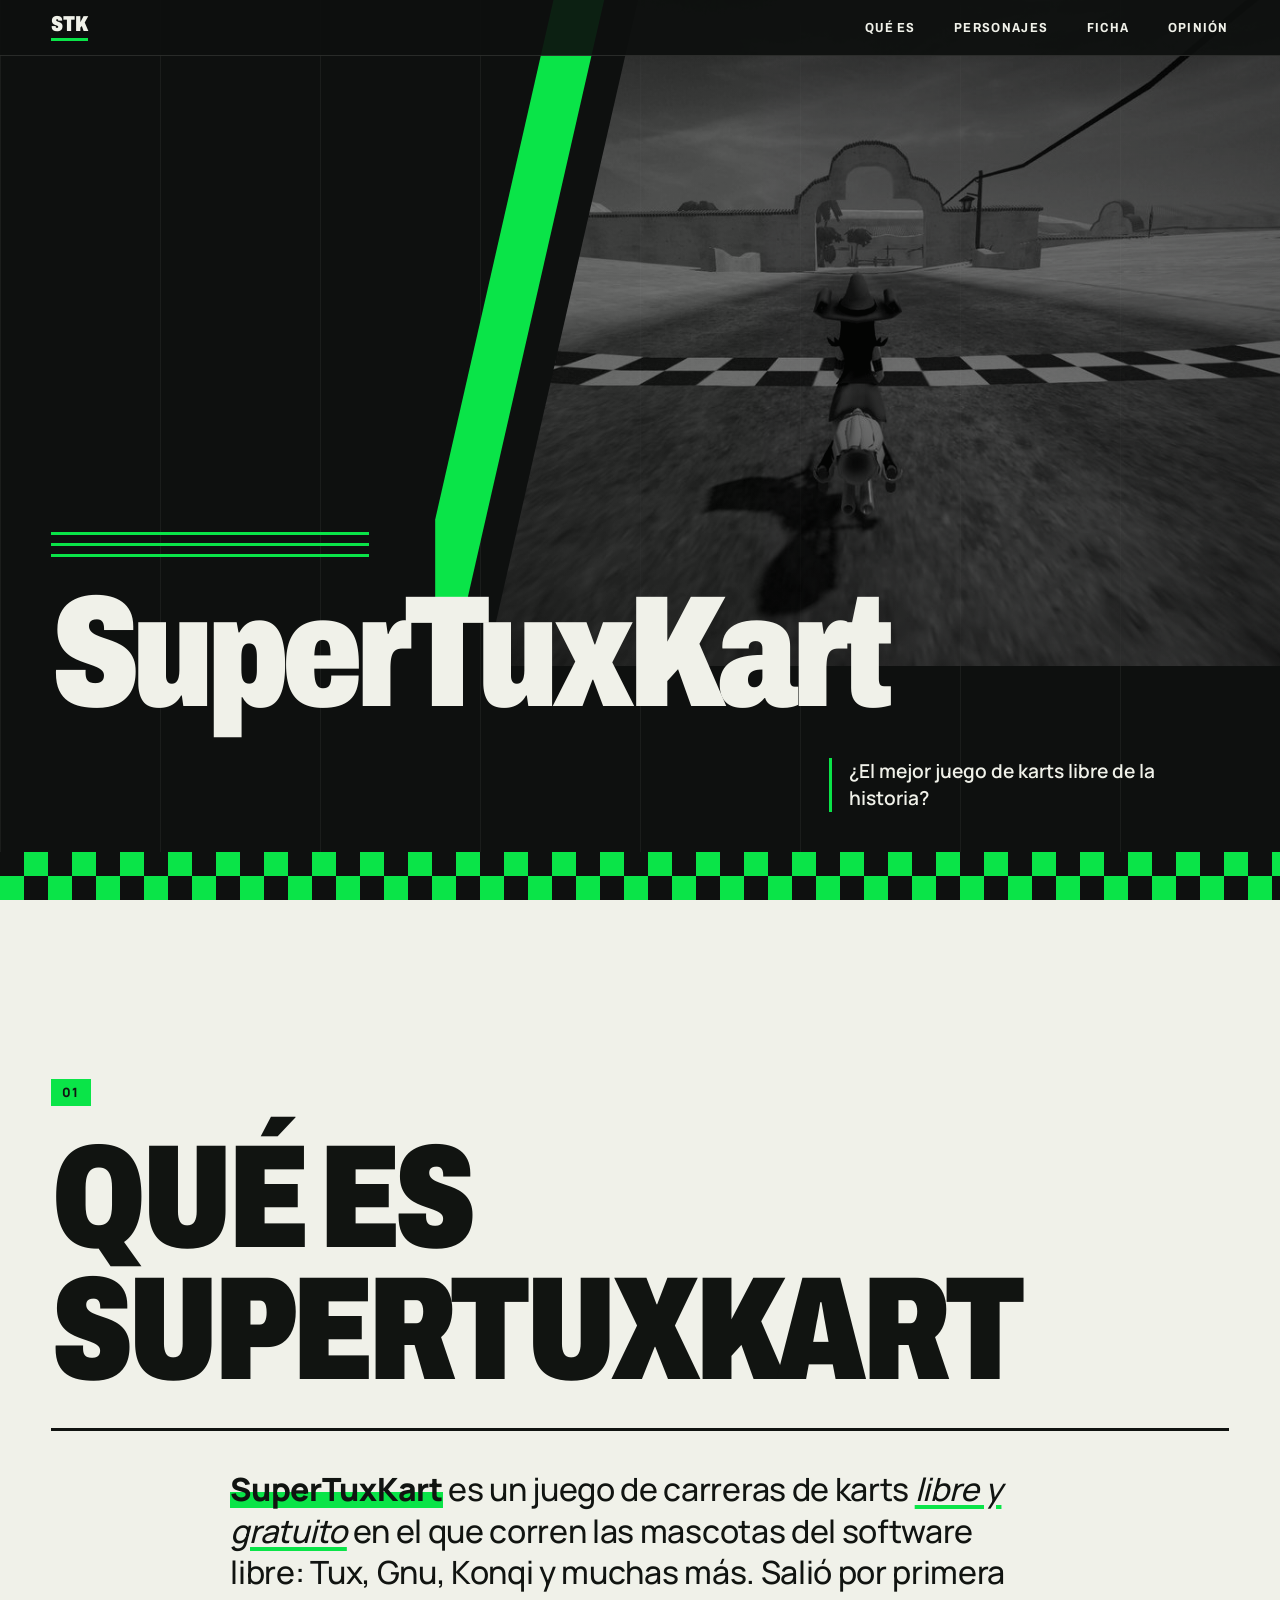
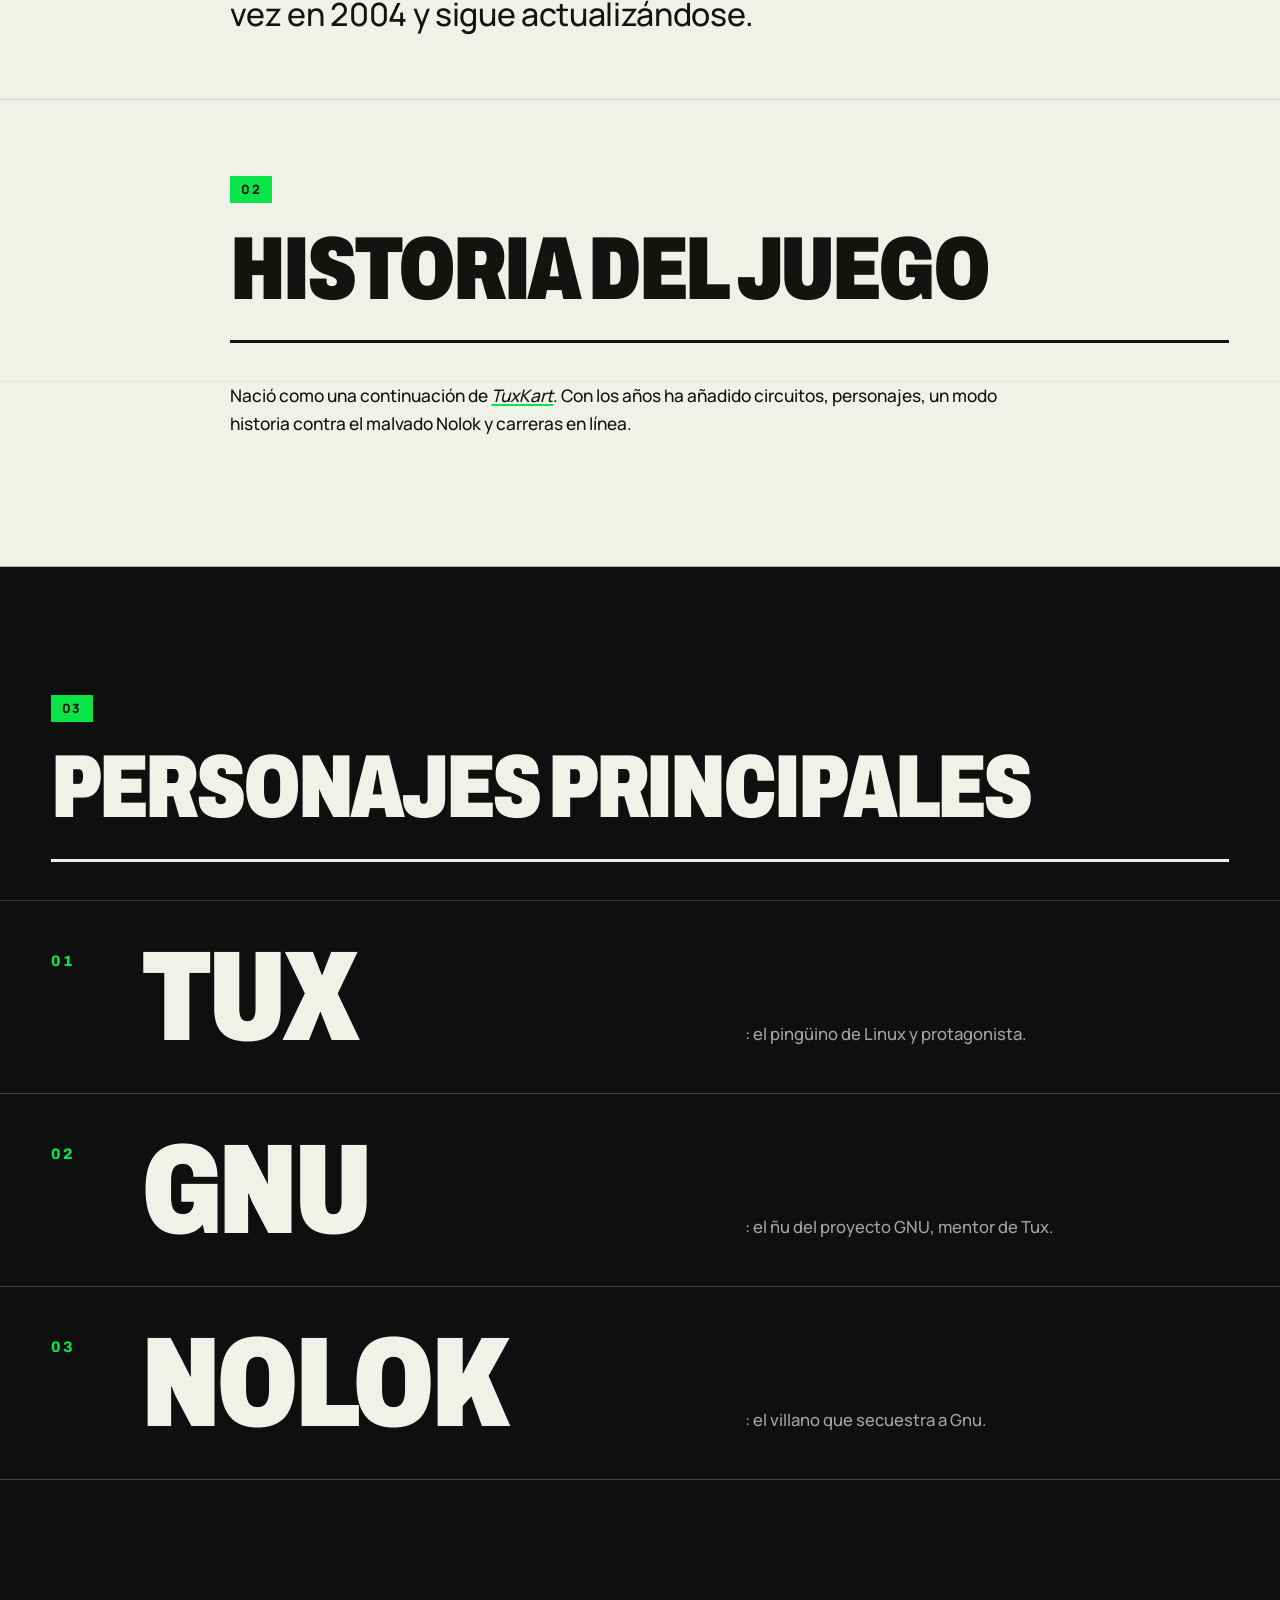
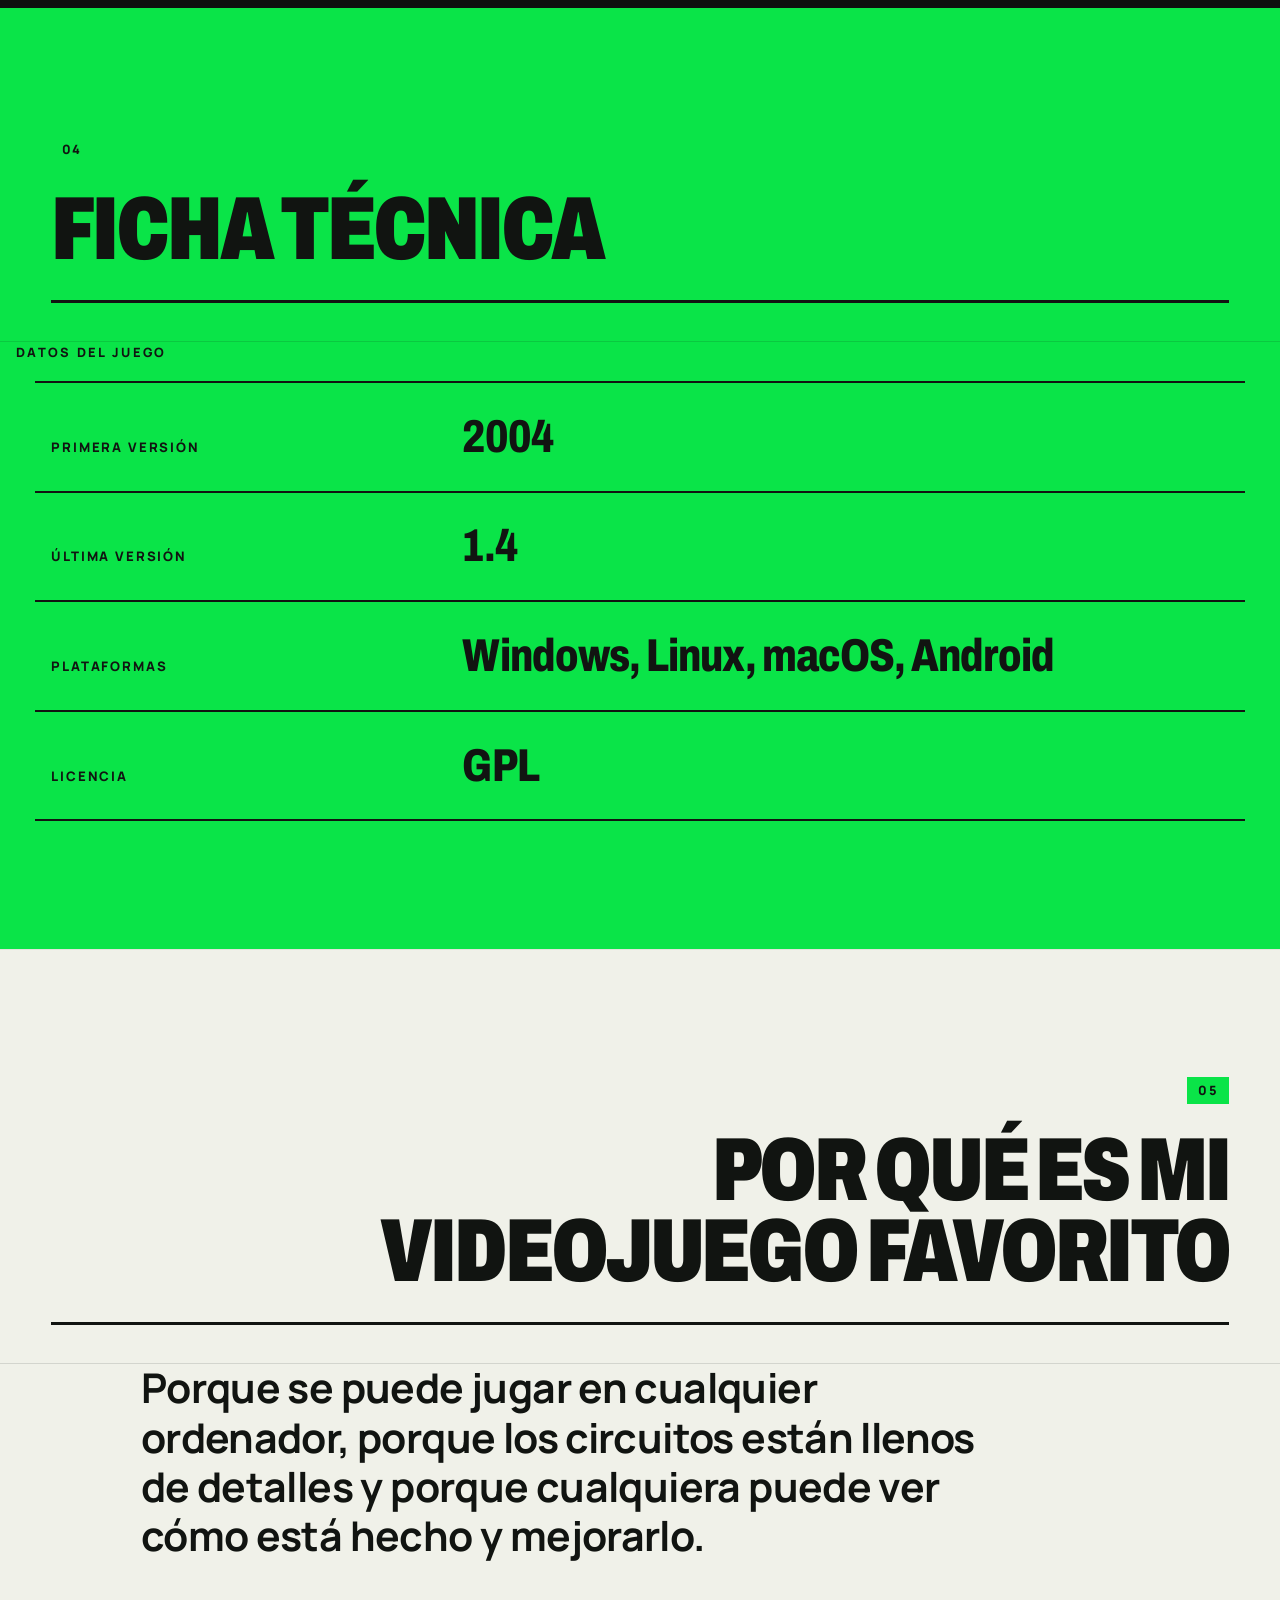
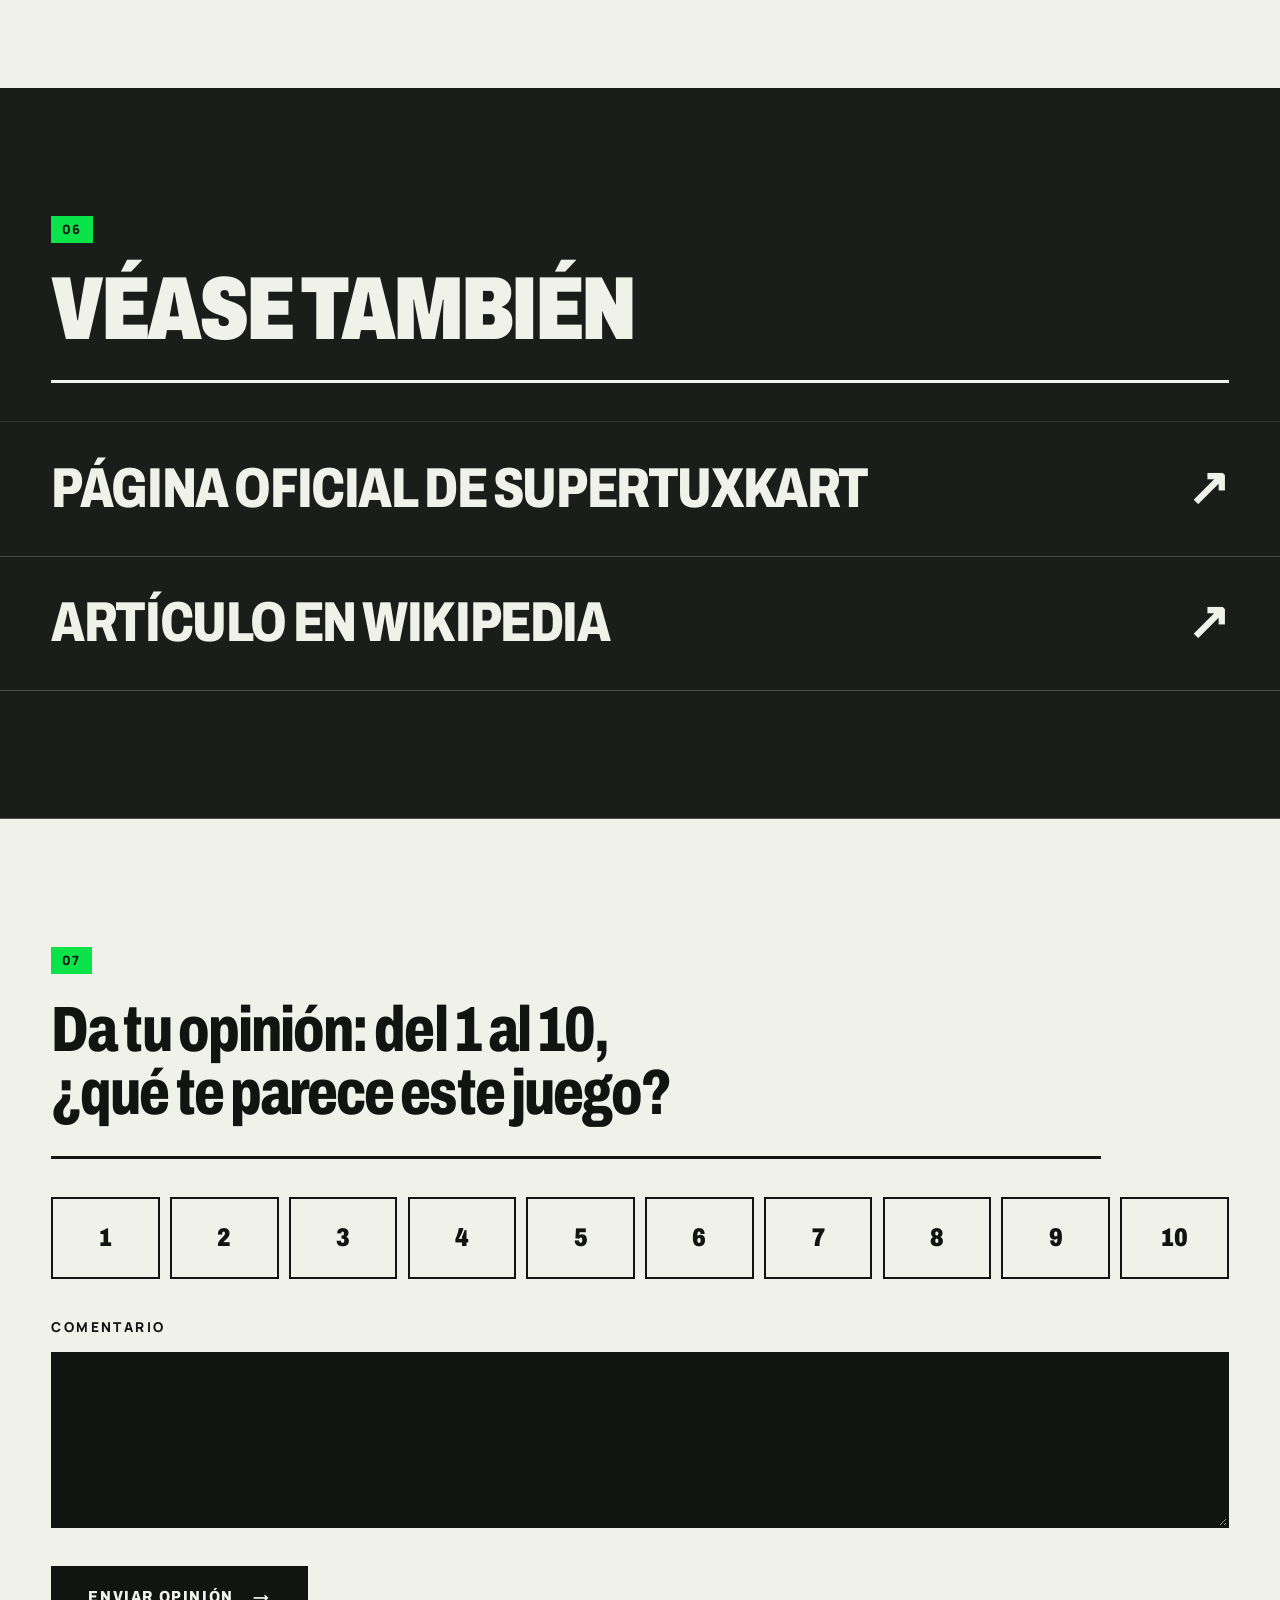
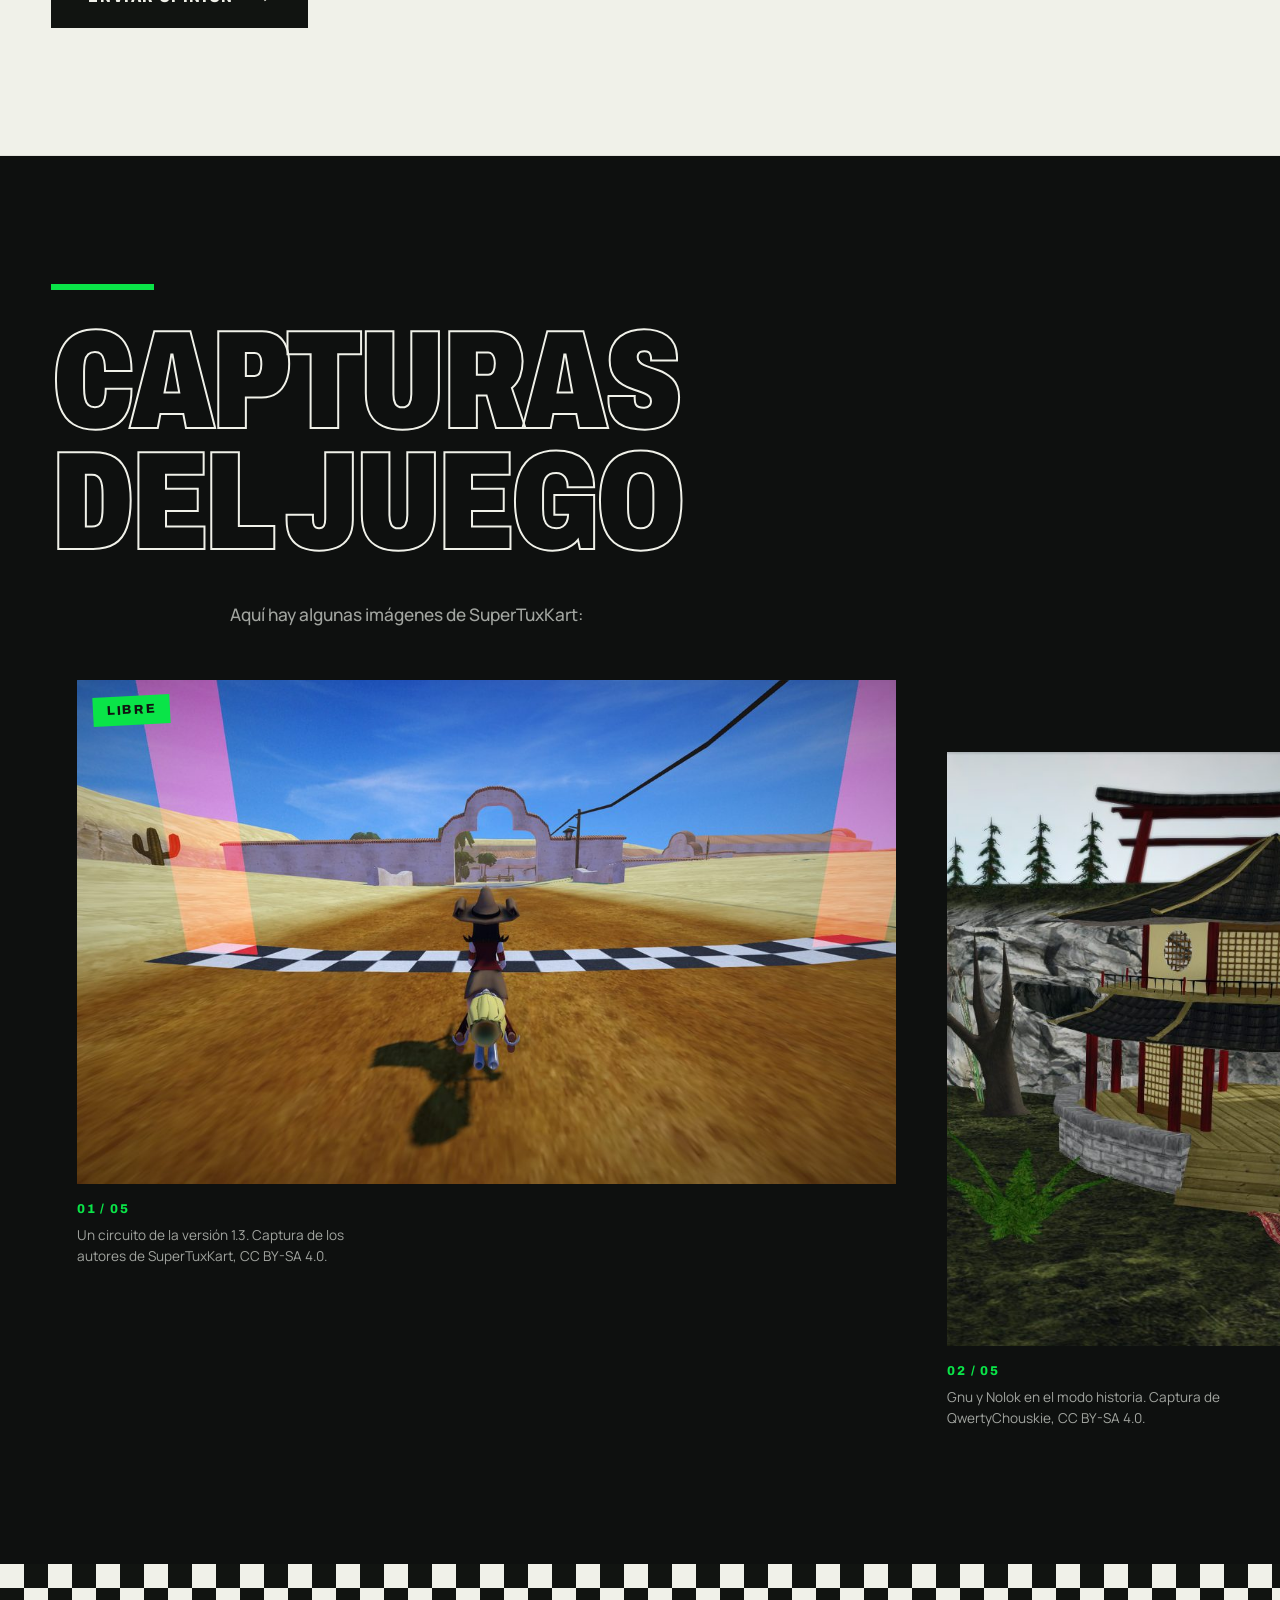
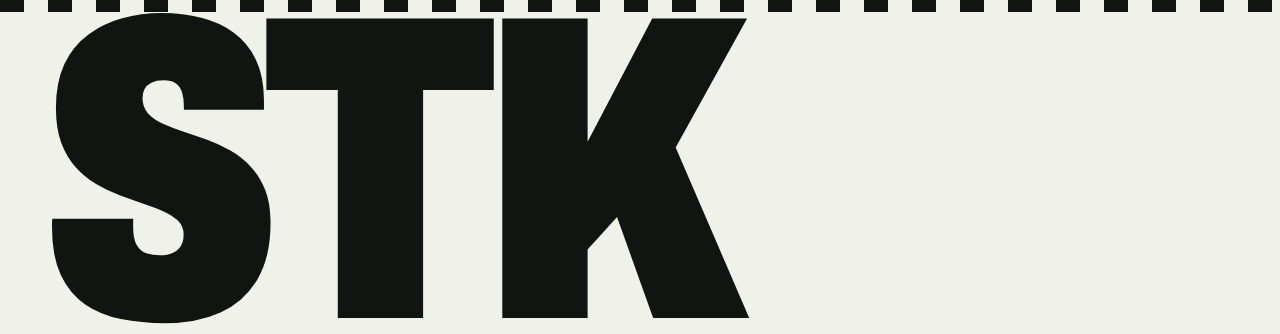
<file: ut2/parte 2/index.html>
<!DOCTYPE html>
<html lang="es">
<head>
  <meta charset="utf-8">
  <meta name="viewport" content="width=device-width, initial-scale=1">
  <meta name="description" content="Página de ejemplo sobre SuperTuxKart, mi videojuego favorito">
  <meta name="author" content="Raúl Ibáñez">
  <title>SuperTuxKart, mi videojuego favorito</title>
  <link rel="stylesheet" href="style.css">
</head>
<body>
  <header>
    <h1>SuperTuxKart</h1>
    <p>¿El mejor juego de karts libre de la historia?</p>
  </header>

  <nav>
    <ul>
      <li><a href="#que-es">Qué es</a></li>
      <li><a href="#personajes">Personajes</a></li>
      <li><a href="#ficha">Ficha</a></li>
      <li><a href="#opinion">Opinión</a></li>
    </ul>
  </nav>

  <main>
    <h2 id="que-es">Qué es SuperTuxKart</h2>
    <p><strong>SuperTuxKart</strong> es un juego de carreras de karts <em>libre y gratuito</em> en el que corren las mascotas del software libre: Tux, Gnu, Konqi y muchas más. Salió por primera vez en 2004 y sigue actualizándose.</p>

    <h3>Historia del juego</h3>
    <p>Nació como una continuación de <em>TuxKart</em>. Con los años ha añadido circuitos, personajes, un modo historia contra el malvado Nolok y carreras en línea.</p>

    <h3 id="personajes">Personajes principales</h3>
    <ul>
      <li><strong>Tux</strong>: el pingüino de Linux y protagonista.</li>
      <li><strong>Gnu</strong>: el ñu del proyecto GNU, mentor de Tux.</li>
      <li><strong>Nolok</strong>: el villano que secuestra a Gnu.</li>
    </ul>

    <h3 id="ficha">Ficha técnica</h3>
    <table>
      <caption>Datos del juego</caption>
      <tr><th>Primera versión</th><td>2004</td></tr>
      <tr><th>Última versión</th><td>1.4</td></tr>
      <tr><th>Plataformas</th><td>Windows, Linux, macOS, Android</td></tr>
      <tr><th>Licencia</th><td>GPL</td></tr>
    </table>

    <h3>Por qué es mi videojuego favorito</h3>
    <p>Porque se puede jugar en cualquier ordenador, porque los circuitos están llenos de detalles y porque cualquiera puede ver cómo está hecho y mejorarlo.</p>

    <h3>Véase también</h3>
    <ol>
      <li><a href="https://supertuxkart.net/">Página oficial de SuperTuxKart</a></li>
      <li><a href="https://es.wikipedia.org/wiki/SuperTuxKart">Artículo en Wikipedia</a></li>
    </ol>

    <h3 id="opinion">Da tu opinión: del 1 al 10, ¿qué te parece este juego?</h3>
    <form action="https://webhook.site/" method="post">
      <p class="notas">
        <label><input type="radio" name="nota" value="1"> 1</label>
        <label><input type="radio" name="nota" value="2"> 2</label>
        <label><input type="radio" name="nota" value="3"> 3</label>
        <label><input type="radio" name="nota" value="4"> 4</label>
        <label><input type="radio" name="nota" value="5"> 5</label>
        <label><input type="radio" name="nota" value="6"> 6</label>
        <label><input type="radio" name="nota" value="7"> 7</label>
        <label><input type="radio" name="nota" value="8"> 8</label>
        <label><input type="radio" name="nota" value="9"> 9</label>
        <label><input type="radio" name="nota" value="10"> 10</label>
      </p>
      <p>
        <label for="comentario">Comentario</label><br>
        <textarea id="comentario" name="comentario" rows="4" cols="40"></textarea>
      </p>
      <p><button type="submit">Enviar opinión</button></p>
    </form>
  </main>

  <aside>
    <h2>Capturas del juego</h2>
    <p>Aquí hay algunas imágenes de SuperTuxKart:</p>
    <div class="galeria">
      <figure class="destacada">
        <span class="etiqueta">Libre</span>
        <img src="img/stk1.jpg" alt="Un kart en un circuito desértico de SuperTuxKart" width="1000" height="563">
        <figcaption>Un circuito de la versión 1.3. Captura de los autores de SuperTuxKart, CC BY-SA 4.0.</figcaption>
      </figure>
      <figure>
        <img src="img/stk2.jpg" alt="Gnu y Nolok delante de un templo en el modo historia" width="1000" height="750">
        <figcaption>Gnu y Nolok en el modo historia. Captura de QwertyChouskie, CC BY-SA 4.0.</figcaption>
      </figure>
      <figure>
        <img src="img/stk3.jpg" alt="Carrera en un circuito nevado" width="1000" height="537">
        <figcaption>Circuito nevado de la versión 0.9. Captura del equipo de SuperTuxKart, CC BY 3.0.</figcaption>
      </figure>
      <figure>
        <img src="img/stk4.jpg" alt="Karts en una carrera junto a un lago" width="1000" height="537">
        <figcaption>Carrera de la versión 0.9. Captura del equipo de SuperTuxKart, CC BY 3.0.</figcaption>
      </figure>
      <figure>
        <img src="img/stk5.jpg" alt="Un kart saltando en un circuito de la versión 0.9" width="1000" height="537">
        <figcaption>Otro circuito de la versión 0.9. Captura del equipo de SuperTuxKart, CC BY 3.0.</figcaption>
      </figure>
    </div>
  </aside>

  <footer>
   
  </footer>
</body>
</html>
</file>
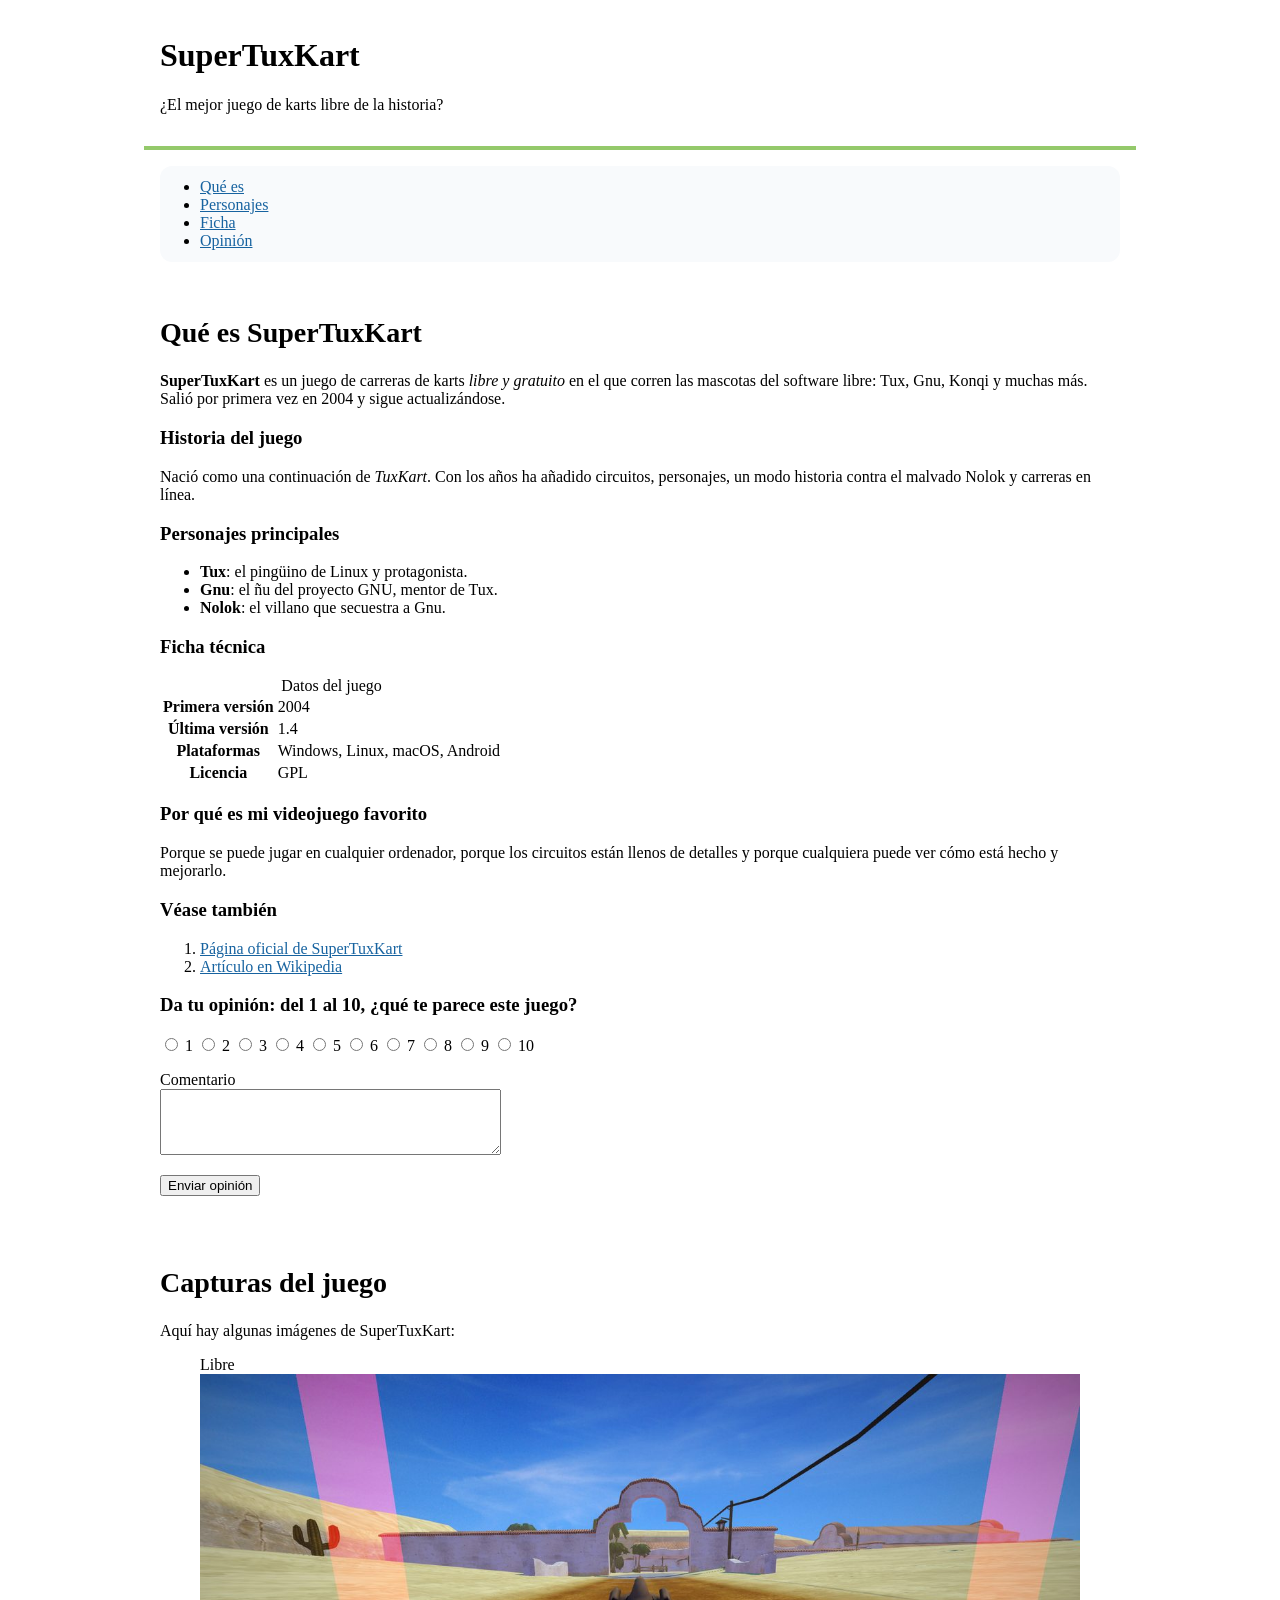
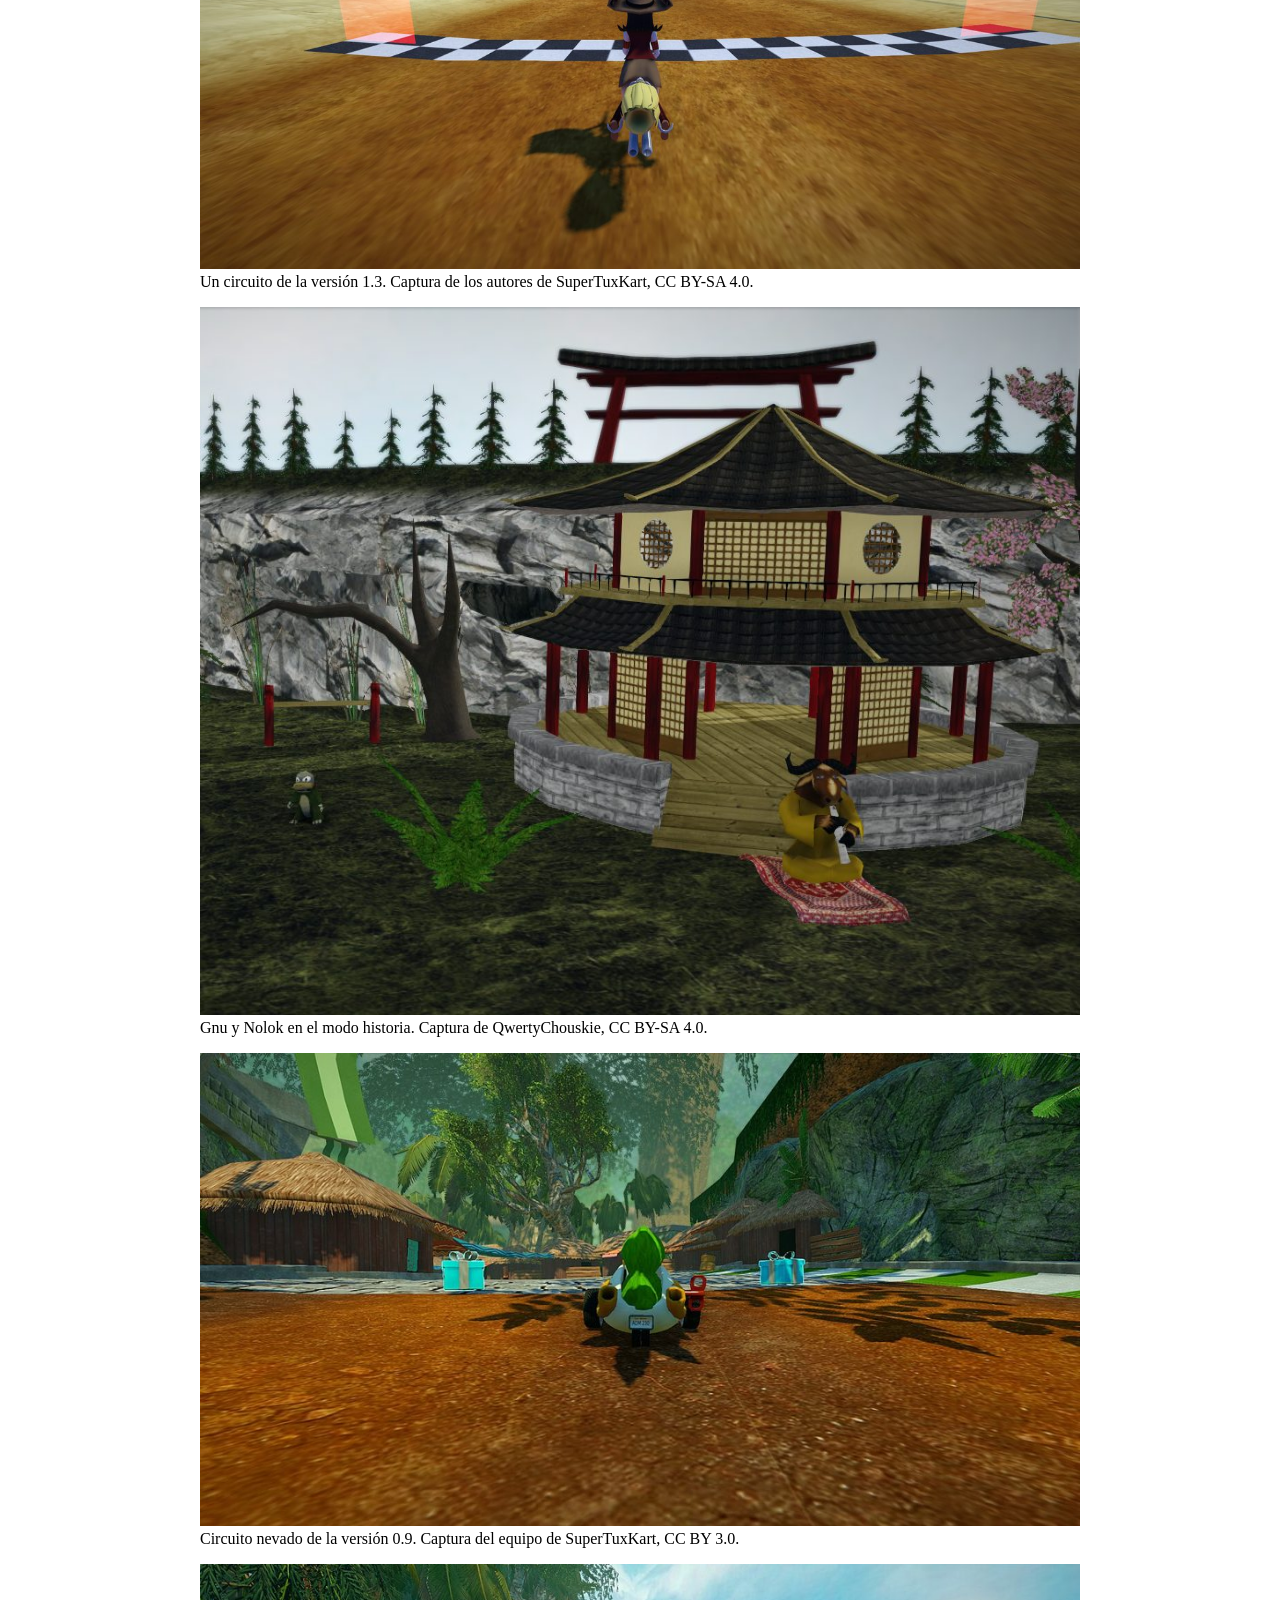
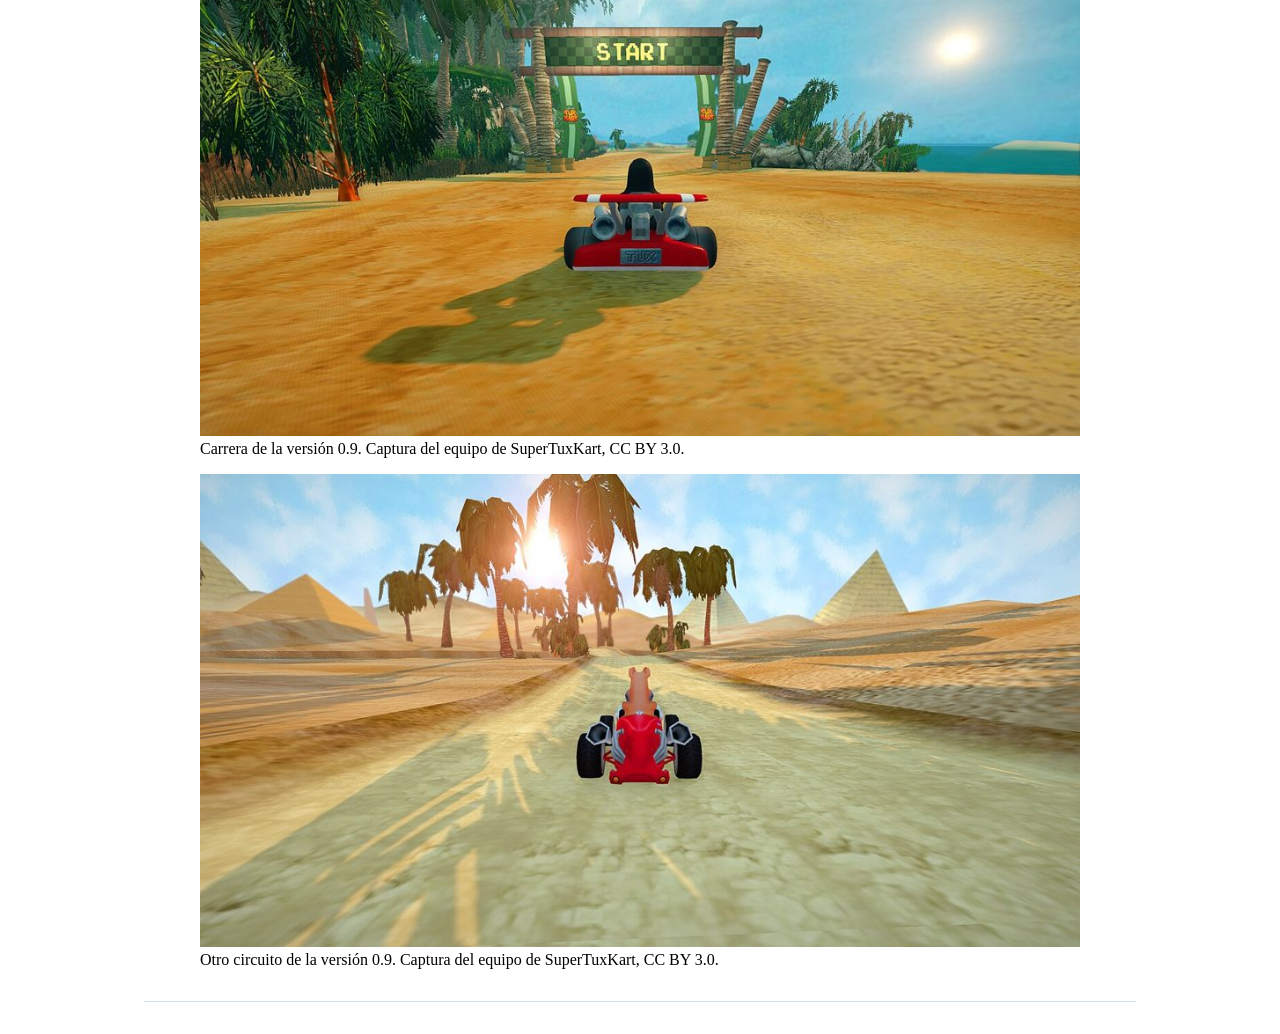
<file: ut2/parte1/index.html>
<!DOCTYPE html>
<html lang="es">
<head>
  <meta charset="utf-8">
  <meta name="viewport" content="width=device-width, initial-scale=1">
  <meta name="description" content="Página de ejemplo sobre SuperTuxKart, mi videojuego favorito">
  <meta name="author" content="Raúl Ibáñez">
  <title>SuperTuxKart, mi videojuego favorito</title>
  <link rel="stylesheet" href="style.css">
</head>
<body>
  <header>
    <h1>SuperTuxKart</h1>
    <p>¿El mejor juego de karts libre de la historia?</p>
  </header>

  <nav>
    <ul>
      <li><a href="#que-es">Qué es</a></li>
      <li><a href="#personajes">Personajes</a></li>
      <li><a href="#ficha">Ficha</a></li>
      <li><a href="#opinion">Opinión</a></li>
    </ul>
  </nav>

  <main>
    <h2 id="que-es">Qué es SuperTuxKart</h2>
    <p><strong>SuperTuxKart</strong> es un juego de carreras de karts <em>libre y gratuito</em> en el que corren las mascotas del software libre: Tux, Gnu, Konqi y muchas más. Salió por primera vez en 2004 y sigue actualizándose.</p>

    <h3>Historia del juego</h3>
    <p>Nació como una continuación de <em>TuxKart</em>. Con los años ha añadido circuitos, personajes, un modo historia contra el malvado Nolok y carreras en línea.</p>

    <h3 id="personajes">Personajes principales</h3>
    <ul>
      <li><strong>Tux</strong>: el pingüino de Linux y protagonista.</li>
      <li><strong>Gnu</strong>: el ñu del proyecto GNU, mentor de Tux.</li>
      <li><strong>Nolok</strong>: el villano que secuestra a Gnu.</li>
    </ul>

    <h3 id="ficha">Ficha técnica</h3>
    <table>
      <caption>Datos del juego</caption>
      <tr><th>Primera versión</th><td>2004</td></tr>
      <tr><th>Última versión</th><td>1.4</td></tr>
      <tr><th>Plataformas</th><td>Windows, Linux, macOS, Android</td></tr>
      <tr><th>Licencia</th><td>GPL</td></tr>
    </table>

    <h3>Por qué es mi videojuego favorito</h3>
    <p>Porque se puede jugar en cualquier ordenador, porque los circuitos están llenos de detalles y porque cualquiera puede ver cómo está hecho y mejorarlo.</p>

    <h3>Véase también</h3>
    <ol>
      <li><a href="https://supertuxkart.net/">Página oficial de SuperTuxKart</a></li>
      <li><a href="https://es.wikipedia.org/wiki/SuperTuxKart">Artículo en Wikipedia</a></li>
    </ol>

    <h3 id="opinion">Da tu opinión: del 1 al 10, ¿qué te parece este juego?</h3>
    <form action="https://webhook.site/" method="post">
      <p class="notas">
        <label><input type="radio" name="nota" value="1"> 1</label>
        <label><input type="radio" name="nota" value="2"> 2</label>
        <label><input type="radio" name="nota" value="3"> 3</label>
        <label><input type="radio" name="nota" value="4"> 4</label>
        <label><input type="radio" name="nota" value="5"> 5</label>
        <label><input type="radio" name="nota" value="6"> 6</label>
        <label><input type="radio" name="nota" value="7"> 7</label>
        <label><input type="radio" name="nota" value="8"> 8</label>
        <label><input type="radio" name="nota" value="9"> 9</label>
        <label><input type="radio" name="nota" value="10"> 10</label>
      </p>
      <p>
        <label for="comentario">Comentario</label><br>
        <textarea id="comentario" name="comentario" rows="4" cols="40"></textarea>
      </p>
      <p><button type="submit">Enviar opinión</button></p>
    </form>
  </main>

  <aside>
    <h2>Capturas del juego</h2>
    <p>Aquí hay algunas imágenes de SuperTuxKart:</p>
    <div class="galeria">
      <figure class="destacada">
        <span class="etiqueta">Libre</span>
        <img src="img/stk1.jpg" alt="Un kart en un circuito desértico de SuperTuxKart" width="1000" height="563">
        <figcaption>Un circuito de la versión 1.3. Captura de los autores de SuperTuxKart, CC BY-SA 4.0.</figcaption>
      </figure>
      <figure>
        <img src="img/stk2.jpg" alt="Gnu y Nolok delante de un templo en el modo historia" width="1000" height="750">
        <figcaption>Gnu y Nolok en el modo historia. Captura de QwertyChouskie, CC BY-SA 4.0.</figcaption>
      </figure>
      <figure>
        <img src="img/stk3.jpg" alt="Carrera en un circuito nevado" width="1000" height="537">
        <figcaption>Circuito nevado de la versión 0.9. Captura del equipo de SuperTuxKart, CC BY 3.0.</figcaption>
      </figure>
      <figure>
        <img src="img/stk4.jpg" alt="Karts en una carrera junto a un lago" width="1000" height="537">
        <figcaption>Carrera de la versión 0.9. Captura del equipo de SuperTuxKart, CC BY 3.0.</figcaption>
      </figure>
      <figure>
        <img src="img/stk5.jpg" alt="Un kart saltando en un circuito de la versión 0.9" width="1000" height="537">
        <figcaption>Otro circuito de la versión 0.9. Captura del equipo de SuperTuxKart, CC BY 3.0.</figcaption>
      </figure>
    </div>
  </aside>

  <footer>
   
  </footer>
</body>
</html>
</file>
<file: ut2/parte 2/style.css>
/* ==========================================================================
   SUPERTUXKART × MOTION — style.css
   Solo CSS. Mejora progresiva: todo el contenido es visible sin
   animation-timeline; las animaciones ligadas al scroll viven en @supports
   y dentro de prefers-reduced-motion: no-preference.
   ========================================================================== */

@import url("https://fonts.googleapis.com/css2?family=Archivo:wdth,wght@62..125,100..900&family=Manrope:wght@300..800&display=swap");

/* --------------------------------------------------------------------------
   01. TOKENS
   -------------------------------------------------------------------------- */
:root {
  --bg: #0E100F;
  --surface: #1B1D1B;
  --green: #0AE448;
  --paper: #F0F1E9;
  --muted: #A2A5A0;
  --ink: #111411;

  --display: "Archivo", "Arial Narrow", Impact, "Helvetica Neue", Arial, sans-serif;
  --body: "Manrope", "DM Sans", system-ui, -apple-system, "Segoe UI", Roboto, sans-serif;

  /* Sistema de movimiento */
  --t-fast: 180ms;
  --t-med: 320ms;
  --t-slow: 560ms;
  --t-reveal: 720ms;
  --t-hero: 1000ms;
  --ease-out: cubic-bezier(.16, 1, .3, 1);
  --ease-io: cubic-bezier(.65, 0, .35, 1);
  --ease-soft: cubic-bezier(.33, 1, .68, 1);

  /* Márgenes laterales (se usan solo en hijos directos de body/main/aside) */
  --g: max(1.25rem, 4vw, calc((100% - 96rem) / 2));
  --off: clamp(0px, 14vw, 16rem);
  --nav-h: 3.5rem;
}

/* --------------------------------------------------------------------------
   02. BASE
   -------------------------------------------------------------------------- */
*,
*::before,
*::after {
  box-sizing: border-box;
}

html {
  overflow-x: hidden;
  scroll-padding-top: var(--nav-h);
  background: var(--bg);
  -webkit-text-size-adjust: 100%;
}

body {
  margin: 0;
  overflow-x: clip;
  background: var(--bg);
  color: var(--paper);
  font-family: var(--body);
  font-size: 1rem;
  line-height: 1.6;
  -webkit-font-smoothing: antialiased;
  text-rendering: optimizeLegibility;
}

img {
  display: block;
  max-width: 100%;
}

a {
  color: inherit;
}

::selection {
  background: var(--green);
  color: var(--ink);
}

:focus-visible {
  outline: 3px solid var(--green);
  outline-offset: 3px;
}

@media (prefers-reduced-motion: no-preference) {
  html {
    scroll-behavior: smooth;
  }
}

/* --------------------------------------------------------------------------
   03. NAVEGACIÓN (fija, discreta)
   -------------------------------------------------------------------------- */
nav {
  position: fixed;
  inset: 0 0 auto 0;
  z-index: 100;
  height: var(--nav-h);
  display: flex;
  align-items: center;
  justify-content: space-between;
  gap: 1rem;
  padding-inline: var(--g);
  background: rgba(14, 16, 15, .92);
  border-bottom: 1px solid rgba(240, 241, 233, .12);
}

nav::before {
  content: "STK";
  content: "STK" / "";
  font-family: var(--display);
  font-weight: 900;
  font-stretch: 75%;
  font-size: 1.35rem;
  letter-spacing: -.01em;
  line-height: 1;
  color: var(--paper);
  padding-bottom: .15rem;
  border-bottom: 3px solid var(--green);
}

/* Barra de progreso global (se activa solo con scroll timelines) */
nav::after {
  content: "";
  position: absolute;
  left: 0;
  bottom: -1px;
  width: 100%;
  height: 3px;
  background: var(--green);
  transform: scaleX(0);
  transform-origin: 0 50%;
  pointer-events: none;
}

nav ul {
  display: flex;
  gap: clamp(1.25rem, 3vw, 3rem);
  margin: 0;
  padding: 0;
  list-style: none;
}

nav a {
  position: relative;
  display: inline-block;
  padding: .55rem 0;
  font-family: var(--display);
  font-weight: 700;
  font-stretch: 85%;
  font-size: .82rem;
  letter-spacing: .1em;
  text-transform: uppercase;
  text-decoration: none;
  color: var(--paper);
  transition: color var(--t-fast) var(--ease-soft);
}

/* línea que barre: entra por la izquierda, sale por la derecha */
nav a::after {
  content: "";
  position: absolute;
  left: 0;
  right: 0;
  bottom: .15rem;
  height: 2px;
  background: var(--green);
  transform: scaleX(0);
  transform-origin: 100% 50%;
  transition: transform var(--t-med) var(--ease-out);
}

/* cuadro verde que aparece lateralmente */
nav a::before {
  content: "";
  position: absolute;
  left: -.95rem;
  top: 50%;
  width: .45rem;
  height: .45rem;
  margin-top: -.225rem;
  background: var(--green);
  opacity: 0;
  transform: translateX(-.6rem);
  transition: opacity var(--t-fast) linear, transform var(--t-med) var(--ease-out);
}

nav a:hover,
nav a:focus-visible {
  color: var(--green);
}

nav a:hover::after,
nav a:focus-visible::after {
  transform: scaleX(1);
  transform-origin: 0 50%;
}

nav a:hover::before,
nav a:focus-visible::before {
  opacity: 1;
  transform: none;
}

@supports selector(:target-current) {
  nav ul {
    scroll-target-group: auto;
  }

  nav a:target-current {
    color: var(--green);
  }

  nav a:target-current::after {
    transform: scaleX(1);
    transform-origin: 0 50%;
  }
}

/* --------------------------------------------------------------------------
   04. HERO — cortina fija: el contenido principal pasa por encima
   -------------------------------------------------------------------------- */
header {
  position: sticky;
  top: 0;
  z-index: 0;
  isolation: isolate;
  overflow: clip;
  min-height: 100vh;
  min-height: 100svh;
  display: grid;
  grid-template-columns: minmax(0, 1fr);
  grid-template-rows: 1fr auto auto;
  padding: calc(var(--nav-h) + 2rem) var(--g) calc(48px + 2.5rem);
  background:
    conic-gradient(var(--green) 25%, var(--bg) 0 50%, var(--green) 0 75%, var(--bg) 0) left bottom / 48px 48px repeat-x,
    linear-gradient(90deg, rgba(240, 241, 233, .06) 1px, transparent 1px) 0 0 / 12.5% 100%,
    var(--bg);
  color: var(--paper);
}

/* Panel con la captura local, recortado en diagonal */
header::after {
  content: "";
  position: absolute;
  z-index: -1;
  top: 0;
  right: 0;
  width: 66%;
  height: 74%;
  background:
    linear-gradient(rgba(14, 16, 15, .38), rgba(14, 16, 15, .38)),
    url("img/stk1.jpg") center / cover no-repeat,
    var(--surface);
  filter: grayscale(1) contrast(1.15);
  opacity: .75;
  clip-path: polygon(24% 0, 100% 0, 100% 100%, 6% 100%);
}

/* Franja verde paralela al corte del panel */
header::before {
  content: "";
  position: absolute;
  z-index: -1;
  top: 0;
  right: 0;
  width: 66%;
  height: 74%;
  background: var(--green);
  clip-path: polygon(14% 0, 20% 0, 2% 100%, 0 100%, 0 78%);
}

header h1 {
  grid-row: 2;
  position: relative;
  width: fit-content;
  max-width: 100%;
  margin: 0;
  font-family: var(--display);
  font-weight: 900;
  font-stretch: 75%;
  font-size: clamp(2.6rem, 12.4vw, 17rem);
  line-height: .84;
  letter-spacing: -.045em;
  color: var(--paper);
  overflow-wrap: break-word;
  transition:
    transform var(--t-slow) var(--ease-out),
    color var(--t-med) var(--ease-soft),
    text-shadow var(--t-med) var(--ease-out);
}

/* líneas de velocidad sobre el título */
header h1::before {
  content: "";
  position: absolute;
  left: 0;
  bottom: calc(100% + .15em);
  width: 38%;
  height: clamp(1rem, 2.4vw, 2.4rem);
  background: repeating-linear-gradient(to bottom, var(--green) 0 3px, transparent 3px 11px);
  transform-origin: 0 50%;
}

/* subrayado que se dibuja en hover */
header h1::after {
  content: "";
  position: absolute;
  left: 0;
  right: 0;
  bottom: -.06em;
  height: .05em;
  background: var(--paper);
  transform: scaleX(0);
  transform-origin: 100% 50%;
  transition: transform var(--t-slow) var(--ease-out);
}

header h1:hover {
  transform: translateX(1.2vw);
  color: var(--green);
  text-shadow: -.03em .03em 0 var(--paper);
}

header h1:hover::after {
  transform: scaleX(1);
  transform-origin: 0 50%;
}

header p {
  grid-row: 3;
  justify-self: end;
  max-width: 25rem;
  margin: clamp(1.5rem, 3vw, 2.5rem) 0 0;
  padding-left: 1.1rem;
  border-left: 3px solid var(--green);
  font-size: clamp(1rem, 1.5vw, 1.4rem);
  font-weight: 600;
  line-height: 1.4;
  color: var(--paper);
}

/* --------------------------------------------------------------------------
   05. MAIN — secciones a sangre con fondos contrastados
   -------------------------------------------------------------------------- */
main {
  position: relative;
  z-index: 1;
  background: var(--bg);
  counter-reset: sec;
}

main > * {
  --s: var(--paper);
  --fg: var(--ink);
  --dx: 0px;
  margin: 0;
  padding-inline: var(--g);
  background: var(--s);
  color: var(--fg);
  /* el fondo sigue cubriendo el ancho aunque el elemento se desplace lateralmente */
  box-shadow: 0 0 0 100vmax var(--s);
  clip-path: inset(0 -100vmax);
}

/* Secciones oscuras */
main > h3#personajes,
main > ul {
  --s: var(--bg);
  --fg: var(--paper);
}

main > h3:nth-of-type(5),
main > ol {
  --s: var(--surface);
  --fg: var(--paper);
}

/* Ficha: único bloque verde a pantalla completa */
main > h3#ficha,
main > table {
  --s: var(--green);
  --fg: var(--ink);
}

main :focus-visible {
  outline-color: var(--ink);
}

main > ul :focus-visible,
main > ol :focus-visible {
  outline-color: var(--ink);
}

/* ---------- Titulares como gráficos ---------- */
main > h2,
main > h3,
aside > h2 {
  font-family: var(--display);
  font-weight: 900;
  font-stretch: 75%;
  text-transform: uppercase;
  letter-spacing: -.035em;
  line-height: .9;
  text-wrap: balance;
  overflow-wrap: break-word;
}

main > h2 {
  padding-top: clamp(7rem, 14vw, 13rem);
  padding-bottom: clamp(1.5rem, 3vw, 3rem);
  font-size: clamp(2.6rem, 11.5vw, 12rem);
  --dx: -18vw;
}

main > h3 {
  padding-top: clamp(3rem, 6vw, 5rem);
  padding-bottom: clamp(1.5rem, 3vw, 2.5rem);
  font-size: clamp(2.1rem, 7vw, 7rem);
}

/* inicios de sección */
main > h3#personajes,
main > h3#ficha,
main > h3:nth-of-type(4),
main > h3:nth-of-type(5),
main > h3#opinion {
  padding-top: clamp(5rem, 10vw, 9rem);
}

/* numeración decorativa */
main > h2::before,
main > h3::before {
  counter-increment: sec;
  content: counter(sec, decimal-leading-zero);
  content: counter(sec, decimal-leading-zero) / "";
  display: block;
  width: fit-content;
  margin-bottom: clamp(1rem, 2vw, 1.6rem);
  padding: .45rem .65rem;
  background: var(--green);
  color: var(--ink);
  font-family: var(--body);
  font-weight: 800;
  font-stretch: 100%;
  font-size: .8rem;
  letter-spacing: .14em;
  line-height: 1;
  transition: transform var(--t-med) var(--ease-out);
}

main > h2:hover::before,
main > h3:hover::before {
  transform: translateX(.8rem);
}

/* regla que se dibuja bajo cada titular */
main > h2::after,
main > h3::after {
  content: "";
  display: block;
  height: 3px;
  margin-top: clamp(1.2rem, 2.4vw, 2rem);
  background: currentColor;
  transform-origin: 0 50%;
}

/* Composición asimétrica, cada titular con su dirección */
main > h3:nth-of-type(1) {
  padding-left: calc(var(--g) + var(--off));
  --dx: 16vw;
}

main > h3#personajes { --dx: -14vw; }
main > h3#ficha { --dx: 14vw; }

main > h3:nth-of-type(4) {
  text-align: right;
  --dx: -12vw;
}

main > h3:nth-of-type(4)::before {
  margin-left: auto;
}

main > h3:nth-of-type(4)::after {
  transform-origin: 100% 50%;
}

main > h3:nth-of-type(5) { --dx: 12vw; }

main > h3#opinion {
  font-size: clamp(1.9rem, 5vw, 4.6rem);
  font-weight: 800;
  text-transform: none;
  letter-spacing: -.03em;
  line-height: .98;
  padding-right: calc(var(--g) + 10vw);
  --dx: -14vw;
}

/* ---------- Párrafos ---------- */
main > p {
  padding-top: 0;
  padding-bottom: clamp(2.5rem, 5vw, 4.5rem);
  padding-left: calc(var(--g) + var(--off));
  padding-right: calc(var(--g) + var(--off) * 1.2);
  font-size: clamp(1.05rem, 1.35vw, 1.25rem);
  font-weight: 500;
  line-height: 1.65;
  text-wrap: pretty;
}

main > h2 + p {
  font-size: clamp(1.35rem, 2.5vw, 2.3rem);
  line-height: 1.3;
  letter-spacing: -.01em;
  --dx: 6vw;
}

main > p:nth-of-type(2) {
  padding-bottom: clamp(5rem, 10vw, 9rem);
  --dx: -5vw;
}

main > p:nth-of-type(3) {
  padding-left: calc(var(--g) + var(--off) * .5);
  padding-right: calc(var(--g) + var(--off) * 1.4);
  padding-bottom: clamp(5rem, 10vw, 9rem);
  font-size: clamp(1.5rem, 3.2vw, 3rem);
  font-weight: 700;
  line-height: 1.2;
  letter-spacing: -.015em;
  --dx: 8vw;
}

main > p strong {
  font-weight: 800;
  background: linear-gradient(var(--green), var(--green)) 0 90% / 100% .5em no-repeat;
}

main > p em {
  font-style: italic;
  text-decoration: underline;
  text-decoration-color: var(--green);
  text-decoration-thickness: .14em;
  text-underline-offset: .14em;
}

/* ---------- Personajes: parrilla de salida ---------- */
main > ul {
  list-style: none;
  padding: 0 0 clamp(5rem, 10vw, 9rem);
  counter-reset: pj;
}

main > ul > li {
  position: relative;
  isolation: isolate;
  display: flex;
  align-items: baseline;
  gap: clamp(1rem, 3vw, 3rem);
  padding: clamp(1.4rem, 3vw, 2.6rem) var(--g) clamp(1.4rem, 3vw, 2.6rem) calc(var(--g) + clamp(3.2rem, 7vw, 7rem));
  border-top: 1px solid rgba(240, 241, 233, .22);
  counter-increment: pj;
  color: var(--muted);
  font-size: clamp(1rem, 1.3vw, 1.2rem);
  font-weight: 500;
  line-height: 1.5;
  transition: color var(--t-med) var(--ease-soft);
}

main > ul > li:last-child {
  border-bottom: 1px solid rgba(240, 241, 233, .22);
}

main > ul > li::before {
  content: counter(pj, decimal-leading-zero);
  content: counter(pj, decimal-leading-zero) / "";
  position: absolute;
  left: var(--g);
  top: clamp(1.9rem, 3.8vw, 3.2rem);
  font-family: var(--display);
  font-weight: 800;
  font-size: .95rem;
  letter-spacing: .1em;
  color: var(--green);
  transition: color var(--t-med) var(--ease-soft);
}

/* relleno verde que barre la fila */
main > ul > li::after {
  content: "";
  position: absolute;
  inset: 0;
  z-index: -1;
  background: var(--green);
  transform: scaleX(0);
  transform-origin: 100% 50%;
  transition: transform var(--t-slow) var(--ease-io);
}

main > ul > li strong {
  flex: 0 1 52%;
  font-family: var(--display);
  font-weight: 900;
  font-stretch: 75%;
  font-size: clamp(3rem, 10vw, 10rem);
  line-height: .9;
  letter-spacing: -.035em;
  text-transform: uppercase;
  color: var(--paper);
  transition: transform var(--t-slow) var(--ease-out), color var(--t-med) var(--ease-soft);
}

main > ul > li:hover {
  color: var(--ink);
}

main > ul > li:hover::before,
main > ul > li:hover strong {
  color: var(--ink);
}

main > ul > li:hover::after {
  transform: scaleX(1);
  transform-origin: 0 50%;
}

main > ul > li:hover strong {
  transform: translateX(1.6vw);
}

/* ---------- Ficha técnica: panel ---------- */
main > table {
  display: table;
  width: 100%;
  border-collapse: separate;
  border-spacing: 0;
  padding-inline: calc(var(--g) - 1rem);
  padding-bottom: clamp(5rem, 10vw, 9rem);
}

main > table caption {
  caption-side: top;
  text-align: left;
  padding: 0 1rem 1.2rem;
  font-weight: 800;
  font-size: .8rem;
  letter-spacing: .18em;
  text-transform: uppercase;
}

main > table th,
main > table td {
  padding: clamp(1.1rem, 2.4vw, 2rem) 1rem;
  border-top: 2px solid var(--ink);
  text-align: left;
  vertical-align: baseline;
  transition: background-color var(--t-fast) var(--ease-soft), color var(--t-fast) var(--ease-soft);
}

main > table tr:last-child th,
main > table tr:last-child td {
  border-bottom: 2px solid var(--ink);
}

main > table th {
  width: 34%;
  font-weight: 800;
  font-size: .82rem;
  letter-spacing: .14em;
  text-transform: uppercase;
}

main > table td {
  font-family: var(--display);
  font-weight: 800;
  font-stretch: 78%;
  font-size: clamp(1.5rem, 3.6vw, 3.2rem);
  line-height: 1;
  letter-spacing: -.02em;
}

main > table tr:hover th,
main > table tr:hover td {
  background: var(--ink);
  color: var(--green);
}

/* ---------- Véase también: enlaces direccionales ---------- */
main > ol {
  list-style: none;
  padding: 0 0 clamp(5rem, 10vw, 9rem);
}

main > ol > li {
  border-top: 1px solid rgba(240, 241, 233, .22);
}

main > ol > li:last-child {
  border-bottom: 1px solid rgba(240, 241, 233, .22);
}

main > ol a {
  display: flex;
  align-items: center;
  justify-content: space-between;
  gap: 1.5rem;
  padding: clamp(1.4rem, 3vw, 2.4rem) var(--g);
  font-family: var(--display);
  font-weight: 800;
  font-stretch: 78%;
  font-size: clamp(1.5rem, 4.4vw, 4rem);
  line-height: 1;
  letter-spacing: -.025em;
  text-transform: uppercase;
  text-decoration: none;
  color: var(--paper);
  background: linear-gradient(var(--green), var(--green)) left center / 0% 100% no-repeat;
  transition: background-size var(--t-slow) var(--ease-out), color var(--t-med) var(--ease-soft);
}

main > ol > li:nth-child(even) a {
  background-position: right center;
}

main > ol a::after {
  content: "\2197";
  content: "\2197" / "";
  flex: none;
  font-size: .9em;
  transition: transform var(--t-med) var(--ease-out);
}

main > ol a:hover,
main > ol a:focus-visible {
  background-size: 100% 100%;
  color: var(--ink);
}

main > ol a:hover::after,
main > ol a:focus-visible::after {
  transform: translate(.35em, -.35em);
}

main > ol a:focus-visible {
  outline-offset: -8px;
}

/* ---------- Opinión: formulario ---------- */
main > form {
  padding-top: 0;
  padding-bottom: clamp(5rem, 10vw, 9rem);
}

main > form p {
  margin: 0 0 clamp(1.5rem, 3vw, 2.5rem);
}

main > form p:last-child {
  margin-bottom: 0;
}

main > form br {
  display: none;
}

/* escala 1–10 */
.notas {
  display: grid;
  grid-template-columns: repeat(10, minmax(0, 1fr));
  gap: clamp(.35rem, .8vw, .75rem);
}

.notas label {
  position: relative;
  isolation: isolate;
  display: grid;
  place-items: center;
  min-height: clamp(3.2rem, 6.4vw, 5.6rem);
  border: 2px solid var(--ink);
  font-family: var(--display);
  font-weight: 900;
  font-stretch: 78%;
  font-size: clamp(1.1rem, 2vw, 1.8rem);
  line-height: 1;
  color: var(--ink);
  cursor: pointer;
  transition: transform var(--t-med) var(--ease-out);
}

.notas label:hover {
  transform: translateY(-.35rem);
}

.notas input {
  position: absolute;
  inset: 0;
  z-index: -1;
  width: 100%;
  height: 100%;
  margin: 0;
  appearance: none;
  -webkit-appearance: none;
  background: transparent;
  border-radius: 0;
  cursor: pointer;
  transition: background-color var(--t-fast) var(--ease-soft), box-shadow var(--t-med) var(--ease-out);
}

.notas input:hover {
  background: rgba(10, 228, 72, .35);
}

.notas input:checked {
  background: var(--green);
  box-shadow: inset 0 -.55rem 0 var(--ink);
}

.notas input:focus-visible {
  outline: 3px solid var(--ink);
  outline-offset: 4px;
}

/* comentario */
main > form label[for="comentario"] {
  display: block;
  margin-bottom: .8rem;
  font-weight: 800;
  font-size: .85rem;
  letter-spacing: .18em;
  text-transform: uppercase;
}

main > form textarea {
  display: block;
  width: 100%;
  min-height: 11rem;
  padding: 1.2rem 1.3rem;
  border: 2px solid var(--ink);
  border-radius: 0;
  background: var(--ink);
  color: var(--paper);
  font-family: var(--body);
  font-size: 1.05rem;
  font-weight: 500;
  line-height: 1.6;
  resize: vertical;
  transition:
    border-color var(--t-fast) var(--ease-soft),
    box-shadow var(--t-med) var(--ease-out),
    transform var(--t-med) var(--ease-out);
}

main > form textarea:focus {
  outline: none;
  border-color: var(--green);
  box-shadow: 8px 8px 0 var(--green);
  transform: translate(-4px, -4px);
}

main > form textarea:focus-visible {
  outline: 3px solid var(--ink);
  outline-offset: 6px;
}

/* botón con relleno direccional */
main > form button {
  position: relative;
  isolation: isolate;
  overflow: hidden;
  display: inline-flex;
  align-items: center;
  gap: 1.2rem;
  padding: 1.3rem 2.2rem;
  border: 2px solid var(--ink);
  border-radius: 0;
  background: var(--ink);
  color: var(--paper);
  font-family: var(--display);
  font-weight: 800;
  font-stretch: 85%;
  font-size: 1rem;
  line-height: 1;
  letter-spacing: .1em;
  text-transform: uppercase;
  cursor: pointer;
  transition: color var(--t-med) var(--ease-soft), transform var(--t-fast) var(--ease-out);
}

main > form button::before {
  content: "";
  position: absolute;
  inset: 0;
  z-index: -1;
  background: var(--green);
  transform: scaleX(0);
  transform-origin: 100% 50%;
  transition: transform var(--t-slow) var(--ease-out);
}

main > form button::after {
  content: "\2192";
  content: "\2192" / "";
  transition: transform var(--t-med) var(--ease-out);
}

main > form button:hover,
main > form button:focus-visible {
  color: var(--ink);
}

main > form button:hover::before,
main > form button:focus-visible::before {
  transform: scaleX(1);
  transform-origin: 0 50%;
}

main > form button:hover::after,
main > form button:focus-visible::after {
  transform: translateX(.55rem);
}

main > form button:active {
  transform: translateY(2px);
}

main > form button:focus-visible {
  outline: 3px solid var(--ink);
  outline-offset: 4px;
}

/* --------------------------------------------------------------------------
   06. GALERÍA — pista horizontal nativa con snap
   -------------------------------------------------------------------------- */
aside {
  position: relative;
  z-index: 1;
  overflow-x: clip;
  background: var(--bg);
  color: var(--paper);
  padding: clamp(5rem, 10vw, 9rem) 0 clamp(4rem, 8vw, 7rem);
}

aside > h2 {
  margin: 0;
  padding-inline: var(--g);
  font-size: clamp(2.6rem, 11vw, 11rem);
  line-height: .86;
  color: transparent;
  -webkit-text-stroke: 2px var(--paper);
  transition: color var(--t-slow) var(--ease-soft);
}

aside > h2:hover {
  color: var(--paper);
}

aside > h2::before {
  content: "";
  display: block;
  width: clamp(4rem, 8vw, 8rem);
  height: 6px;
  margin-bottom: clamp(1.2rem, 2.4vw, 2rem);
  background: var(--green);
}

aside > p {
  margin: clamp(1.5rem, 3vw, 2.5rem) 0 clamp(2rem, 4vw, 3.5rem);
  padding-inline: calc(var(--g) + var(--off)) var(--g);
  max-width: 100%;
  color: var(--muted);
  font-size: clamp(1.05rem, 1.35vw, 1.25rem);
  font-weight: 500;
}

.galeria {
  --gx: max(1.25rem, 6vw);
  counter-reset: fig;
  display: flex;
  align-items: flex-start;
  gap: clamp(1.25rem, 4vw, 4rem);
  overflow-x: auto;
  overflow-y: hidden;
  overscroll-behavior-inline: contain;
  scroll-snap-type: x mandatory;
  scroll-padding-inline: var(--gx);
  padding: 0 var(--gx) 2rem;
  scrollbar-width: auto;
  scrollbar-color: var(--green) var(--surface);
  -webkit-overflow-scrolling: touch;
}

.galeria::-webkit-scrollbar {
  height: 12px;
}

.galeria::-webkit-scrollbar-track {
  background: var(--surface);
}

.galeria::-webkit-scrollbar-thumb {
  background: var(--green);
}

.galeria:focus-visible {
  outline: 3px solid var(--green);
  outline-offset: -3px;
}

.galeria figure {
  --w: clamp(17rem, 40vw, 44rem);
  --h: clamp(15rem, 55vh, 36rem);
  position: relative;
  flex: 0 0 var(--w);
  display: flex;
  flex-direction: column;
  gap: 1rem;
  margin: 0;
  scroll-snap-align: start;
}

/* escalas y alturas distintas = ritmo */
.galeria figure.destacada { --w: clamp(19rem, 64vw, 66rem); --h: clamp(14rem, 56vh, 40rem); }
.galeria figure:nth-child(2) { --w: clamp(16rem, 34vw, 34rem); --h: clamp(18rem, 66vh, 44rem); margin-top: clamp(2rem, 8vh, 5rem); }
.galeria figure:nth-child(3) { --w: clamp(18rem, 52vw, 56rem); --h: clamp(13rem, 46vh, 32rem); }
.galeria figure:nth-child(4) { --w: clamp(17rem, 40vw, 42rem); --h: clamp(15rem, 58vh, 38rem); margin-top: clamp(2rem, 8vh, 5rem); }
.galeria figure:nth-child(5) { --w: clamp(18rem, 56vw, 60rem); --h: clamp(14rem, 50vh, 34rem); }

.galeria img {
  width: 100%;
  height: var(--h);
  object-fit: cover;
  object-position: 50% 50%;
  background: var(--surface);
  outline: 0 solid var(--green);
  outline-offset: -6px;
  transition: outline-width var(--t-med) var(--ease-out);
}

.galeria figure:hover img {
  outline-width: 6px;
}

.galeria figcaption {
  max-width: 36ch;
  color: var(--muted);
  font-size: .85rem;
  line-height: 1.55;
}

.galeria figcaption::before {
  counter-increment: fig;
  content: "0" counter(fig) " / 05";
  content: "0" counter(fig) " / 05" / "";
  display: block;
  margin-bottom: .35rem;
  font-family: var(--display);
  font-weight: 800;
  font-size: .8rem;
  letter-spacing: .14em;
  color: var(--green);
}

.etiqueta {
  position: absolute;
  z-index: 2;
  top: 1rem;
  left: 1rem;
  padding: .5rem .85rem;
  background: var(--green);
  color: var(--ink);
  font-family: var(--display);
  font-weight: 800;
  font-size: .8rem;
  letter-spacing: .14em;
  line-height: 1;
  text-transform: uppercase;
  transform: rotate(-3deg);
  transition: transform var(--t-med) var(--ease-out);
}

.galeria figure:hover .etiqueta {
  transform: rotate(0) translateX(.4rem);
}

/* --------------------------------------------------------------------------
   07. FOOTER (vacío): cierre claro con bandera de cuadros
   -------------------------------------------------------------------------- */
footer {
  position: relative;
  z-index: 1;
  overflow: clip;
  min-height: clamp(14rem, 36vh, 24rem);
  background: var(--paper);
  color: var(--ink);
}

footer::before {
  content: "";
  display: block;
  height: 48px;
  background: conic-gradient(var(--ink) 25%, var(--paper) 0 50%, var(--ink) 0 75%, var(--paper) 0) left top / 48px 48px repeat-x;
}

footer::after {
  content: "STK";
  content: "STK" / "";
  display: block;
  margin: 0 0 -.14em 3vw;
  font-family: var(--display);
  font-weight: 900;
  font-stretch: 75%;
  font-size: clamp(8rem, 34vw, 34rem);
  line-height: .74;
  letter-spacing: -.05em;
  color: var(--ink);
  user-select: none;
}

/* --------------------------------------------------------------------------
   08. ANIMACIONES (keyframes)
   -------------------------------------------------------------------------- */
@keyframes h1In {
  from { clip-path: inset(-6rem 100% -2rem -2rem); transform: translateX(-9vw); }
  to   { clip-path: inset(-6rem -2rem -2rem -2rem); transform: none; }
}

@keyframes subIn {
  from { opacity: 0; transform: translateX(6vw); clip-path: inset(0 0 100% 0); }
  to   { opacity: 1; transform: none; clip-path: inset(0 0 0 0); }
}

@keyframes panelIn {
  from { clip-path: polygon(100% 0, 100% 0, 100% 100%, 100% 100%); }
  to   { clip-path: polygon(24% 0, 100% 0, 100% 100%, 6% 100%); }
}

@keyframes stripeIn {
  from { translate: 30vw 0; opacity: 0; }
  to   { translate: 0 0; opacity: 1; }
}

@keyframes linesIn {
  from { transform: scaleX(0); }
  to   { transform: scaleX(1); }
}

@keyframes heroOut {
  to { opacity: .12; scale: .94; }
}

@keyframes h1Out {
  to { translate: -12vw 0; }
}

@keyframes subOut {
  to { translate: 8vw 0; }
}

/* titulares / párrafos: entran desde --dx y aparecen desde el color del fondo */
@keyframes headX {
  from { translate: var(--dx) 0; color: var(--s); }
}

@keyframes rowX {
  from { translate: var(--dx) 0; opacity: 0; }
}

@keyframes ruleGrow {
  from { scale: 0 1; }
}

@keyframes markGrow {
  from { background-size: 0% .5em; }
}

@keyframes frame {
  0%   { scale: .86; opacity: .4; object-position: 0% 50%; }
  30%  { scale: 1; opacity: 1; }
  70%  { scale: 1; opacity: 1; }
  100% { scale: .86; opacity: .4; object-position: 100% 50%; }
}

@keyframes asideTitle {
  from { translate: 22vw 0; }
  to   { translate: -8vw 0; }
}

@keyframes footSlide {
  from { translate: -18vw 0; }
}

@keyframes progress {
  to { transform: scaleX(1); }
}

@keyframes pop {
  0%   { scale: .82; }
  100% { scale: 1; }
}

/* --------------------------------------------------------------------------
   09. MOVIMIENTO — solo si el usuario no pide reducirlo
   -------------------------------------------------------------------------- */
@media (prefers-reduced-motion: no-preference) {

  /* Secuencia de entrada del hero (backwards: sin estado final forzado) */
  header::after  { animation: panelIn var(--t-hero) var(--ease-out) .15s backwards; }
  header::before { animation: stripeIn 900ms var(--ease-out) .35s backwards; }
  header h1      { animation: h1In var(--t-hero) var(--ease-out) .45s backwards; }
  header h1::before { animation: linesIn 800ms var(--ease-out) 1s backwards; }
  header p       { animation: subIn 800ms var(--ease-out) .95s backwards; }

  .notas input:checked {
    animation: pop 350ms var(--ease-out);
  }

  /* Animaciones ligadas al scroll: el progreso lo marca el desplazamiento */
  @supports (animation-timeline: view()) {

    /* la cabecera queda fija y se hunde bajo el contenido */
    header {
      animation: heroOut linear both;
      animation-timeline: scroll(root);
      animation-range: 0px 100vh;
    }

    header h1 {
      animation: h1In var(--t-hero) var(--ease-out) .45s backwards, h1Out linear both;
      animation-timeline: auto, scroll(root);
      animation-range: normal, 0px 80vh;
    }

    header p {
      animation: subIn 800ms var(--ease-out) .95s backwards, subOut linear both;
      animation-timeline: auto, scroll(root);
      animation-range: normal, 0px 80vh;
    }

    nav::after {
      animation: progress linear both;
      animation-timeline: scroll(root);
    }

    /* titulares y párrafos */
    main > h2,
    main > h3,
    main > p {
      animation: headX linear both;
      animation-timeline: view();
      animation-range: entry 5% cover 25%;
    }

    main > h2::after,
    main > h3::after {
      animation: ruleGrow linear both;
      animation-timeline: view();
      animation-range: entry 20% cover 35%;
    }

    main > p strong {
      animation: markGrow linear both;
      animation-timeline: view();
      animation-range: entry 30% cover 30%;
    }

    /* filas de personajes: lados alternos */
    main > ul > li,
    main > ol > li,
    main > table tr,
    main > form p {
      animation: rowX linear both;
      animation-timeline: view();
      animation-range: entry 0% entry 85%;
    }

    main > ul > li:nth-child(odd)  { --dx: -10vw; }
    main > ul > li:nth-child(even) { --dx: 10vw; }
    main > ol > li:nth-child(odd)  { --dx: -6vw; }
    main > ol > li:nth-child(even) { --dx: 6vw; }
    main > table tr:nth-child(odd)  { --dx: -5vw; }
    main > table tr:nth-child(even) { --dx: 5vw; }
    main > form p:nth-child(1) { --dx: 8vw; }
    main > form p:nth-child(2) { --dx: 5vw; }
    main > form p:nth-child(3) { --dx: 3vw; }

    /* título de galería cruzando la pantalla */
    aside > h2 {
      animation: asideTitle linear both;
      animation-timeline: view();
      animation-range: cover 0% cover 100%;
    }

    /* imágenes: escala, opacidad y desplazamiento interno según su posición en la pista */
    .galeria img {
      animation: frame linear both;
      animation-timeline: view(inline);
      animation-range: cover;
    }

    footer::after {
      animation: footSlide linear both;
      animation-timeline: view();
      animation-range: entry 0% entry 100%;
    }
  }
}

/* Transiciones mínimas para quien reduce movimiento */
@media (prefers-reduced-motion: reduce) {
  *,
  *::before,
  *::after {
    transition-duration: .01ms !important;
    scroll-behavior: auto !important;
  }

  header h1:hover {
    transform: none;
  }
}

/* --------------------------------------------------------------------------
   10. RESPONSIVE
   -------------------------------------------------------------------------- */
@media (max-width: 900px) {
  :root {
    --off: clamp(0px, 6vw, 3rem);
  }

  main > h3:nth-of-type(1) {
    padding-left: var(--g);
  }

  header::after,
  header::before {
    width: 100%;
    height: 56%;
  }

  main > ul > li strong {
    flex-basis: 48%;
  }
}

@media (max-width: 720px) {
  :root {
    --off: 0px;
    --nav-h: 3.25rem;
  }

  nav::before {
    display: none;
  }

  nav ul {
    width: 100%;
    justify-content: space-between;
    gap: .5rem;
  }

  nav a {
    font-size: .7rem;
    letter-spacing: .06em;
  }

  nav a::before {
    display: none;
  }

  header {
    padding-bottom: calc(48px + 1.75rem);
  }

  header p {
    justify-self: start;
  }

  main > h3:nth-of-type(4) {
    text-align: left;
  }

  main > h3:nth-of-type(4)::before {
    margin-left: 0;
  }

  main > h3#opinion {
    padding-right: var(--g);
  }

  main > p,
  main > p:nth-of-type(3) {
    padding-left: var(--g);
    padding-right: var(--g);
  }

  /* personajes en pila */
  main > ul > li {
    flex-wrap: wrap;
    gap: .5rem;
    padding-left: calc(var(--g) + 2.8rem);
  }

  main > ul > li strong {
    flex: 1 0 100%;
  }

  /* ficha en bloques */
  main > table,
  main > table tbody,
  main > table tr,
  main > table th,
  main > table td,
  main > table caption {
    display: block;
  }

  main > table {
    padding-inline: var(--g);
  }

  main > table caption {
    padding-inline: 0;
  }

  main > table th {
    width: auto;
    padding: 1.1rem 0 .2rem;
    border-top: 2px solid var(--ink);
  }

  main > table td {
    padding: 0 0 1.1rem;
    border-top: 0;
  }

  main > table tr:last-child td {
    border-bottom: 2px solid var(--ink);
  }

  main > table tr:last-child th,
  main > table tr:last-child td {
    border-bottom-width: 0;
  }

  main > table tr:last-child td {
    border-bottom-width: 2px;
  }

  main > table tr:hover th,
  main > table tr:hover td {
    background: transparent;
    color: var(--ink);
  }

  /* valoración 5 × 2 */
  .notas {
    grid-template-columns: repeat(5, minmax(0, 1fr));
  }

  /* galería táctil: paneles a casi todo el ancho */
  .galeria figure,
  .galeria figure.destacada,
  .galeria figure:nth-child(n) {
    --w: 84vw;
    --h: 62vw;
    margin-top: 0;
  }

  .galeria figure:nth-child(2) { --h: 96vw; }
  .galeria figure:nth-child(4) { --h: 78vw; }

  .galeria {
    gap: 1rem;
  }

  aside > p {
    padding-inline: var(--g);
  }
}

@media (hover: none) {
  header h1:hover {
    transform: none;
  }
}
</file>
<file: ut2/parte1/style.css>
body {
    margin: 0;
 
h2 { font-size: 1.75rem; }
a { color: #1763a0; }
img {
    max-width: 100%;
    height: auto;
} header, nav, main, aside, footer {
    max-width: 60rem;
    margin:  0 auto;
    padding: 1rem;
}
nav ul {
    background-color: #f8fafc;
    border-radius: 0.75rem;
    margin:0;
    padding: 0.75rem 2.5rem;
} header {
    border-bottom: 4px solid #94c96b;
}
footer {
    border-top: 1px solid #d3dee7;
}
</file>
